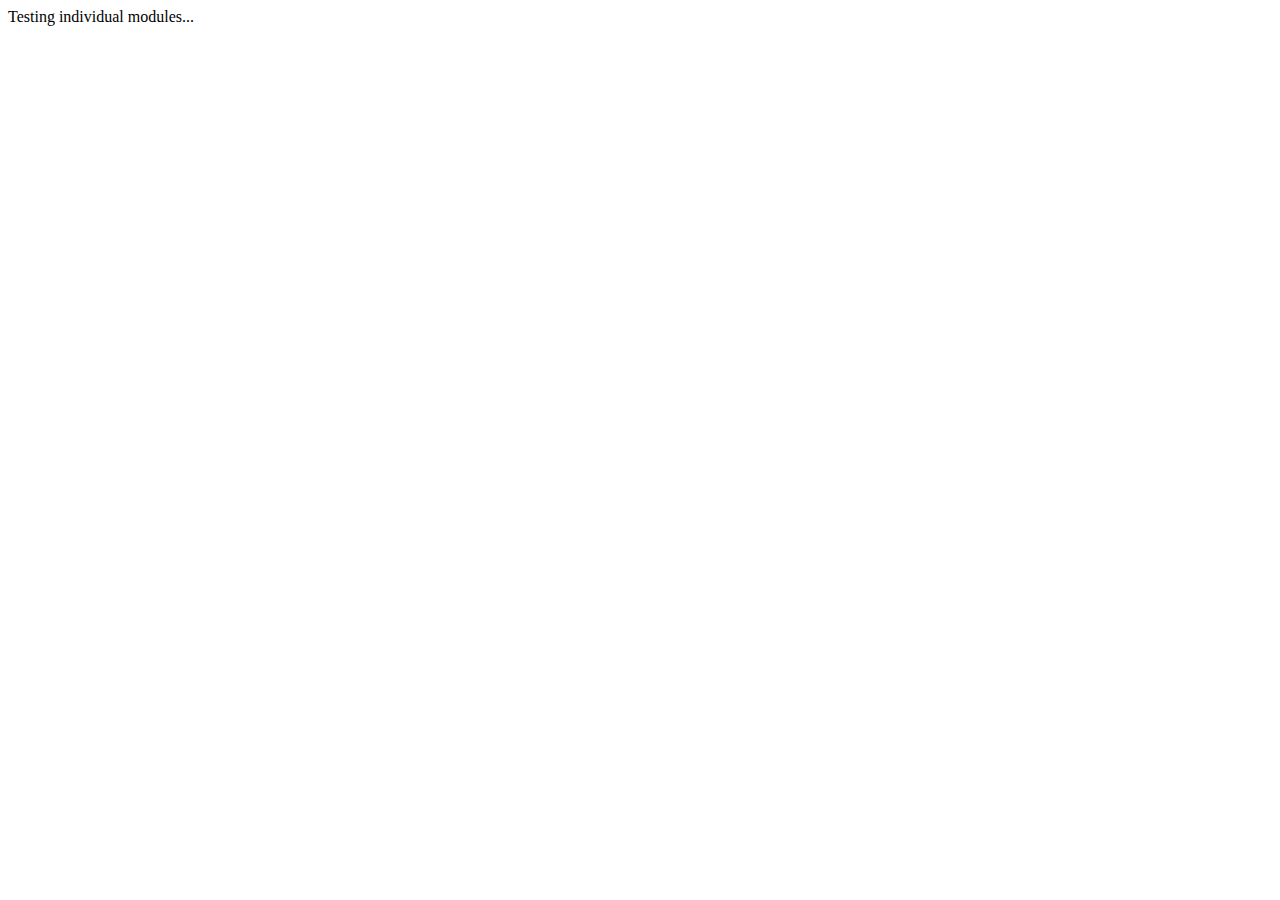
<file: debug.html>
<!DOCTYPE html>
<html>
<head>
    <title>Module Test</title>
</head>
<body>
    <div id="test">Testing individual modules...</div>
    <script type="module">
        console.log('Testing individual modules...');
        
        try {
            import('./main_test.js').then(() => {
                console.log('All module tests completed');
            }).catch(e => {
                console.error('Module test error:', e);
            });
        } catch (e) {
            console.error('Error:', e);
        }
    </script>
</body>
</html>
</file>
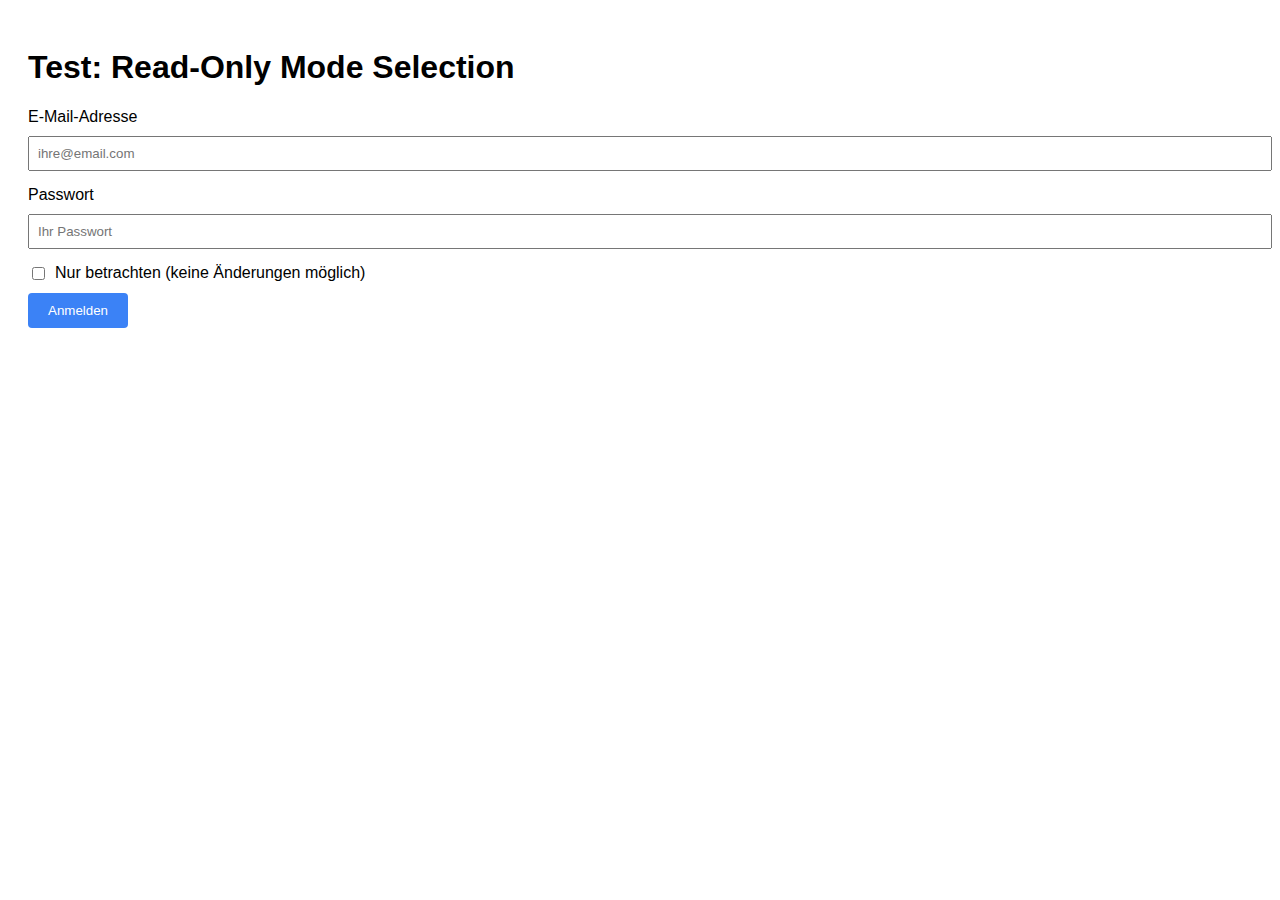
<file: test-readonly-login.html>
<!DOCTYPE html>
<html lang="de">
<head>
    <meta charset="UTF-8">
    <title>Test - Read-Only Mode Login</title>
    <style>
        body { font-family: Arial, sans-serif; padding: 20px; }
        .form-group { margin: 10px 0; }
        .form-label { display: block; margin-bottom: 5px; }
        .form-input { width: 100%; padding: 8px; margin: 5px 0; }
        .btn { padding: 10px 20px; background: #3b82f6; color: white; border: none; border-radius: 4px; cursor: pointer; }
        .checkbox-container { display: flex; align-items: center; margin: 10px 0; }
        .checkbox-container input { margin-right: 10px; }
    </style>
</head>
<body>
    <h1>Test: Read-Only Mode Selection</h1>
    
    <div id="login-area">
        <form id="loginform">
            <div class="form-group">
                <label for="email" class="form-label">E-Mail-Adresse</label>
                <input type="email" id="email" name="email" required placeholder="ihre@email.com" class="form-input" />
            </div>
            <div class="form-group">
                <label for="pw" class="form-label">Passwort</label>
                <input type="password" id="pw" name="password" required placeholder="Ihr Passwort" class="form-input" />
            </div>
            <div class="form-group">
                <label class="checkbox-container">
                    <input type="checkbox" id="readOnlyMode" name="readOnlyMode" />
                    <span>Nur betrachten (keine Änderungen möglich)</span>
                </label>
            </div>
            <button type="submit" class="btn">Anmelden</button>
        </form>
    </div>

    <div id="result" style="margin-top: 20px; padding: 10px; background: #f0f0f0; display: none;">
        <h3>Login Ergebnis:</h3>
        <p id="result-text"></p>
    </div>

    <script>
        // Simple test script to demonstrate the functionality
        document.getElementById('loginform').addEventListener('submit', function(e) {
            e.preventDefault();
            
            const email = document.getElementById('email').value;
            const password = document.getElementById('pw').value;
            const readOnlyMode = document.getElementById('readOnlyMode').checked;
            
            const resultDiv = document.getElementById('result');
            const resultText = document.getElementById('result-text');
            
            resultText.innerHTML = `
                <strong>E-Mail:</strong> ${email}<br>
                <strong>Passwort:</strong> [versteckt]<br>
                <strong>Read-Only Modus:</strong> ${readOnlyMode ? 'Ja - Nur betrachten' : 'Nein - Bearbeiten erlaubt'}
            `;
            
            resultDiv.style.display = 'block';
            
            console.log('Login attempt:', { email, readOnlyMode });
        });
    </script>
</body>
</html>
</file>
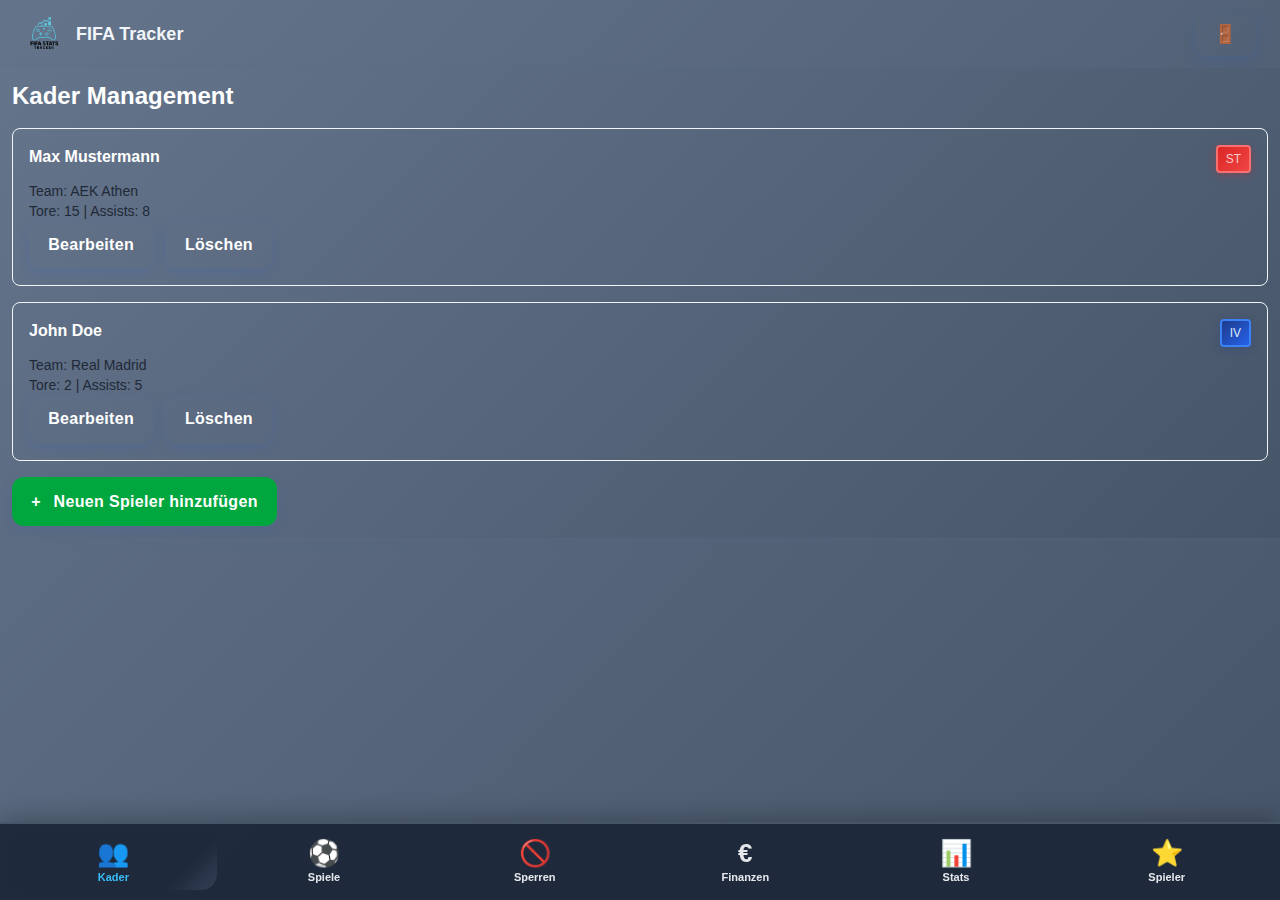
<file: test_main_app.html>
<!DOCTYPE html>
<html lang="de">
<head>
    <meta charset="UTF-8">
    <title>FIFA Statistik-Tracker - Test Interface</title>
    <meta name="viewport" content="width=device-width, initial-scale=1, maximum-scale=1, user-scalable=no">
    <link href="css/tailwind-play-output.css" rel="stylesheet">
    <link rel="stylesheet" href="assets/fonts/fontawesome-icons.css">
    <style>
        html, body {
            height: 100%;
            min-height: 100%;
            background: #0f172a;
        }
        body {
            display: flex;
            flex-direction: column;
            min-height: 100vh;
            font-family: 'Roboto', -apple-system, BlinkMacSystemFont, 'Segoe UI', Arial, sans-serif;
        }
        .app-container {
            flex: 1 0 auto;
        }
        /* Bottom Navigation */
        #bottom-nav {
            position: fixed !important;
            bottom: 0 !important;
            left: 0 !important;
            right: 0 !important;
            width: 100vw;
            z-index: 100;
            display: flex;
            justify-content: space-between;
            align-items: center;
            background: rgba(30,41,59,0.96);
            box-shadow: 0 -4px 24px rgba(0,0,0,0.25);
            border-top: 2px solid #475569;
            padding: 0.5rem 0.5rem 0.65rem 0.5rem;
            min-height: 72px;
            backdrop-filter: blur(12px);
        }
        #bottom-nav a {
            flex: 1 1 0;
            min-width: 0;
            display: flex;
            flex-direction: column;
            align-items: center;
            justify-content: center;
            text-decoration: none;
            padding: 8px 0 4px 0;
            border-radius: 16px;
            margin: 0 2px;
            transition: background 0.16s, color 0.12s, box-shadow 0.12s;
            color: #e5e7eb;
            font-weight: 500;
            font-size: 13px;
        }
        #bottom-nav a.active {
            background: linear-gradient(135deg, #1e293b 80%, #334155 100%);
            color: #38bdf8 !important;
        }
        #bottom-nav a i {
            font-size: 26px;
            margin-bottom: 2px;
        }
        #bottom-nav a span {
            font-size: 11px;
            margin-top: 1px;
            font-weight: 600;
        }
    </style>
</head>
<body class="bg-slate-800 font-sans transition-colors min-h-screen">
<div class="app-container w-full bg-slate-700 shadow-lg relative overflow-hidden min-h-screen">
    <!-- TOP HEADER -->
    <header class="bg-slate-600 border-b-2 border-slate-500 px-4 py-3 shadow-xl">
      <div class="flex justify-between items-center w-full px-2">       
        <a href="#" class="flex items-center">
          <img src="assets/logo.png" class="h-10 mr-3" alt="FIFA Tracker Logo" />
          <span class="self-center text-lg sm:text-xl font-bold whitespace-nowrap text-slate-100 hidden sm:block">FIFA Statistik-Tracker</span>
          <span class="self-center text-lg font-bold whitespace-nowrap text-slate-100 block sm:hidden">FIFA Tracker</span>
        </a>
        <div class="flex items-center gap-2">
          <button class="inline-flex items-center justify-center border-2 font-sans font-medium text-center transition-all duration-300 ease-in disabled:opacity-50 disabled:shadow-none disabled:cursor-not-allowed text-sm rounded-lg py-3 px-4 shadow-lg hover:shadow-xl bg-red-600 border-red-600 text-red-50 hover:bg-red-500 hover:border-red-500 active:scale-95" style="min-width:48px;">
            <i class="fas fa-sign-out-alt text-lg"></i>
            <span class="ml-2 hidden sm:inline">Abmelden</span>
          </button>
        </div>
      </div>
    </header>

    <!-- BOTTOM NAVIGATION -->
    <nav id="bottom-nav">
      <a href="#" class="flex flex-col items-center active">
        <i class="fas fa-users"></i>
        <span>Kader</span>
      </a>
      <a href="#" class="flex flex-col items-center">
        <i class="fas fa-futbol"></i>
        <span>Spiele</span>
      </a>
      <a href="#" class="flex flex-col items-center">
        <i class="fas fa-ban"></i>
        <span>Sperren</span>
      </a>
      <a href="#" class="flex flex-col items-center">
        <i class="fas fa-euro-sign"></i>
        <span>Finanzen</span>
      </a>
      <a href="#" class="flex flex-col items-center">
        <i class="fas fa-chart-bar"></i>
        <span>Stats</span>
      </a>
      <a href="#" class="flex flex-col items-center">
        <i class="fas fa-star"></i>
        <span>Spieler</span>
      </a>
    </nav>

    <main class="p-3 pb-28 lg:pb-8 relative min-h-[calc(100vh-140px)] bg-slate-700">
        <div id="app">
            <!-- Test content showing current design style -->
            <div class="space-y-4">
                <h2 class="text-2xl font-bold text-white mb-4">Kader Management</h2>
                
                <!-- Sample player cards -->
                <div class="grid gap-4 md:grid-cols-2 lg:grid-cols-3">
                    <div class="bg-slate-800 rounded-lg p-4 border border-slate-600">
                        <div class="flex justify-between items-start mb-2">
                            <h3 class="text-white font-semibold">Max Mustermann</h3>
                            <span class="badge-att px-2 py-1 rounded text-xs">ST</span>
                        </div>
                        <div class="text-gray-300 text-sm">Team: AEK Athen</div>
                        <div class="text-gray-300 text-sm">Tore: 15 | Assists: 8</div>
                        <div class="mt-3 space-x-2">
                            <button class="bg-blue-600 text-white px-3 py-1 rounded text-sm hover:bg-blue-700">Bearbeiten</button>
                            <button class="bg-red-600 text-white px-3 py-1 rounded text-sm hover:bg-red-700">Löschen</button>
                        </div>
                    </div>
                    
                    <div class="bg-slate-800 rounded-lg p-4 border border-slate-600">
                        <div class="flex justify-between items-start mb-2">
                            <h3 class="text-white font-semibold">John Doe</h3>
                            <span class="badge-def px-2 py-1 rounded text-xs">IV</span>
                        </div>
                        <div class="text-gray-300 text-sm">Team: Real Madrid</div>
                        <div class="text-gray-300 text-sm">Tore: 2 | Assists: 5</div>
                        <div class="mt-3 space-x-2">
                            <button class="bg-blue-600 text-white px-3 py-1 rounded text-sm hover:bg-blue-700">Bearbeiten</button>
                            <button class="bg-red-600 text-white px-3 py-1 rounded text-sm hover:bg-red-700">Löschen</button>
                        </div>
                    </div>
                </div>
                
                <!-- Add player button -->
                <button class="bg-green-600 text-white px-4 py-2 rounded-lg font-semibold hover:bg-green-700 transition-colors">
                    <i class="fas fa-plus mr-2"></i>
                    Neuen Spieler hinzufügen
                </button>
            </div>
        </div>
    </main>
</div>
</body>
</html>
</file>
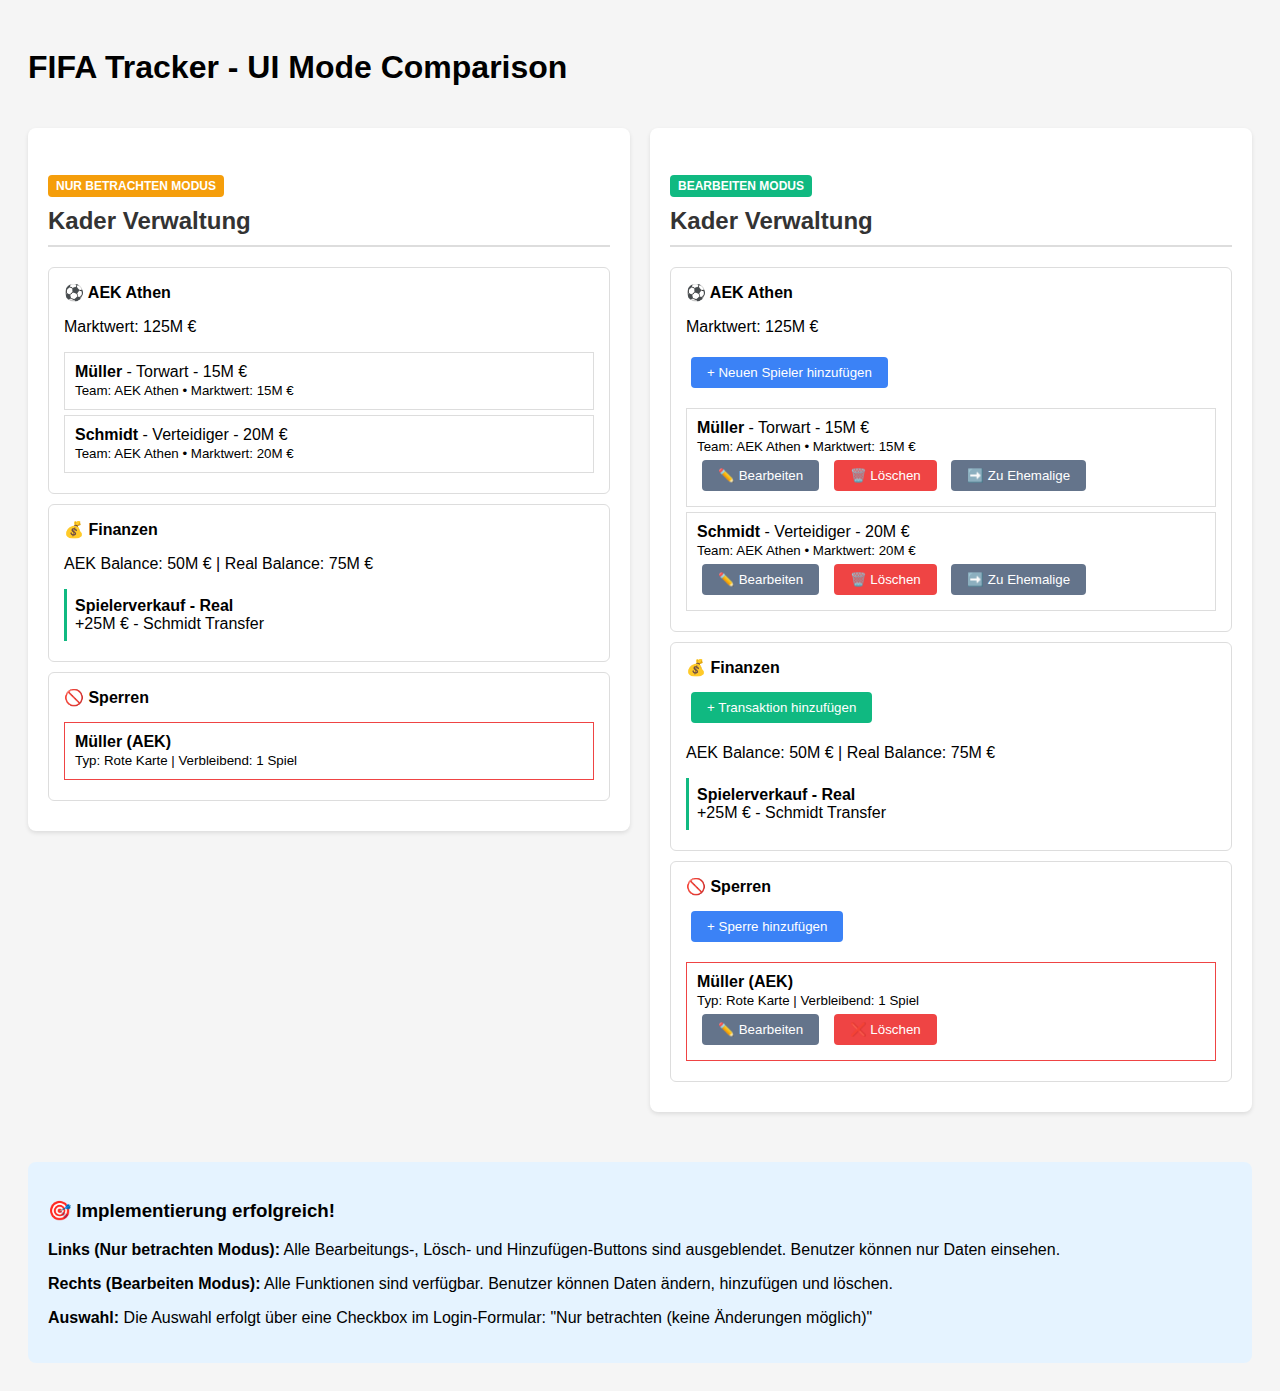
<file: ui-comparison-demo.html>
<!DOCTYPE html>
<html lang="de">
<head>
    <meta charset="UTF-8">
    <title>UI Mode Comparison</title>
    <style>
        body { font-family: Arial, sans-serif; padding: 20px; background: #f5f5f5; }
        .mode-section { margin: 20px 0; padding: 20px; background: white; border-radius: 8px; box-shadow: 0 2px 4px rgba(0,0,0,0.1); }
        .mode-title { color: #333; border-bottom: 2px solid #ddd; padding-bottom: 10px; }
        .card { background: #fff; border: 1px solid #ddd; padding: 15px; margin: 10px 0; border-radius: 6px; }
        .card-header { font-weight: bold; margin-bottom: 10px; }
        .btn { padding: 8px 16px; margin: 5px; border: none; border-radius: 4px; cursor: pointer; }
        .btn-primary { background: #3b82f6; color: white; }
        .btn-secondary { background: #64748b; color: white; }
        .btn-danger { background: #ef4444; color: white; }
        .btn-success { background: #10b981; color: white; }
        .hidden { display: none; }
        .comparison { display: flex; gap: 20px; }
        .mode-column { flex: 1; }
        .mode-indicator { display: inline-block; padding: 4px 8px; border-radius: 4px; color: white; font-size: 12px; margin-bottom: 10px; }
        .readonly-mode { background: #f59e0b; }
        .edit-mode { background: #10b981; }
    </style>
</head>
<body>
    <h1>FIFA Tracker - UI Mode Comparison</h1>
    
    <div class="comparison">
        <div class="mode-column">
            <div class="mode-section">
                <h2 class="mode-title">
                    <span class="mode-indicator readonly-mode">NUR BETRACHTEN MODUS</span><br>
                    Kader Verwaltung
                </h2>
                
                <div class="card">
                    <div class="card-header">⚽ AEK Athen</div>
                    <p>Marktwert: 125M €</p>
                    <!-- No add button in read-only mode -->
                    
                    <div style="margin-top: 15px;">
                        <div style="padding: 10px; border: 1px solid #ddd; margin: 5px 0;">
                            <strong>Müller</strong> - Torwart - 15M €<br>
                            <small>Team: AEK Athen • Marktwert: 15M €</small>
                            <!-- No edit/delete buttons in read-only mode -->
                        </div>
                        <div style="padding: 10px; border: 1px solid #ddd; margin: 5px 0;">
                            <strong>Schmidt</strong> - Verteidiger - 20M €<br>
                            <small>Team: AEK Athen • Marktwert: 20M €</small>
                            <!-- No edit/delete buttons in read-only mode -->
                        </div>
                    </div>
                </div>
                
                <div class="card">
                    <div class="card-header">💰 Finanzen</div>
                    <!-- No add transaction button in read-only mode -->
                    <p>AEK Balance: 50M € | Real Balance: 75M €</p>
                    
                    <div style="margin-top: 15px;">
                        <div style="padding: 8px; border-left: 3px solid #10b981; margin: 5px 0;">
                            <strong>Spielerverkauf - Real</strong><br>
                            +25M € - Schmidt Transfer
                        </div>
                    </div>
                </div>
                
                <div class="card">
                    <div class="card-header">🚫 Sperren</div>
                    <!-- No add ban button in read-only mode -->
                    
                    <div style="margin-top: 15px;">
                        <div style="padding: 10px; border: 1px solid #ef4444; margin: 5px 0;">
                            <strong>Müller (AEK)</strong><br>
                            <small>Typ: Rote Karte | Verbleibend: 1 Spiel</small>
                            <!-- No edit/delete buttons in read-only mode -->
                        </div>
                    </div>
                </div>
            </div>
        </div>
        
        <div class="mode-column">
            <div class="mode-section">
                <h2 class="mode-title">
                    <span class="mode-indicator edit-mode">BEARBEITEN MODUS</span><br>
                    Kader Verwaltung
                </h2>
                
                <div class="card">
                    <div class="card-header">⚽ AEK Athen</div>
                    <p>Marktwert: 125M €</p>
                    <button class="btn btn-primary">+ Neuen Spieler hinzufügen</button>
                    
                    <div style="margin-top: 15px;">
                        <div style="padding: 10px; border: 1px solid #ddd; margin: 5px 0;">
                            <strong>Müller</strong> - Torwart - 15M €<br>
                            <small>Team: AEK Athen • Marktwert: 15M €</small><br>
                            <button class="btn btn-secondary">✏️ Bearbeiten</button>
                            <button class="btn btn-danger">🗑️ Löschen</button>
                            <button class="btn btn-secondary">➡️ Zu Ehemalige</button>
                        </div>
                        <div style="padding: 10px; border: 1px solid #ddd; margin: 5px 0;">
                            <strong>Schmidt</strong> - Verteidiger - 20M €<br>
                            <small>Team: AEK Athen • Marktwert: 20M €</small><br>
                            <button class="btn btn-secondary">✏️ Bearbeiten</button>
                            <button class="btn btn-danger">🗑️ Löschen</button>
                            <button class="btn btn-secondary">➡️ Zu Ehemalige</button>
                        </div>
                    </div>
                </div>
                
                <div class="card">
                    <div class="card-header">💰 Finanzen</div>
                    <button class="btn btn-success">+ Transaktion hinzufügen</button>
                    <p>AEK Balance: 50M € | Real Balance: 75M €</p>
                    
                    <div style="margin-top: 15px;">
                        <div style="padding: 8px; border-left: 3px solid #10b981; margin: 5px 0;">
                            <strong>Spielerverkauf - Real</strong><br>
                            +25M € - Schmidt Transfer
                        </div>
                    </div>
                </div>
                
                <div class="card">
                    <div class="card-header">🚫 Sperren</div>
                    <button class="btn btn-primary">+ Sperre hinzufügen</button>
                    
                    <div style="margin-top: 15px;">
                        <div style="padding: 10px; border: 1px solid #ef4444; margin: 5px 0;">
                            <strong>Müller (AEK)</strong><br>
                            <small>Typ: Rote Karte | Verbleibend: 1 Spiel</small><br>
                            <button class="btn btn-secondary">✏️ Bearbeiten</button>
                            <button class="btn btn-danger">❌ Löschen</button>
                        </div>
                    </div>
                </div>
            </div>
        </div>
    </div>
    
    <div style="margin-top: 30px; padding: 20px; background: #e5f3ff; border-radius: 8px;">
        <h3>🎯 Implementierung erfolgreich!</h3>
        <p><strong>Links (Nur betrachten Modus):</strong> Alle Bearbeitungs-, Lösch- und Hinzufügen-Buttons sind ausgeblendet. Benutzer können nur Daten einsehen.</p>
        <p><strong>Rechts (Bearbeiten Modus):</strong> Alle Funktionen sind verfügbar. Benutzer können Daten ändern, hinzufügen und löschen.</p>
        <p><strong>Auswahl:</strong> Die Auswahl erfolgt über eine Checkbox im Login-Formular: "Nur betrachten (keine Änderungen möglich)"</p>
    </div>
</body>
</html>
</file>
